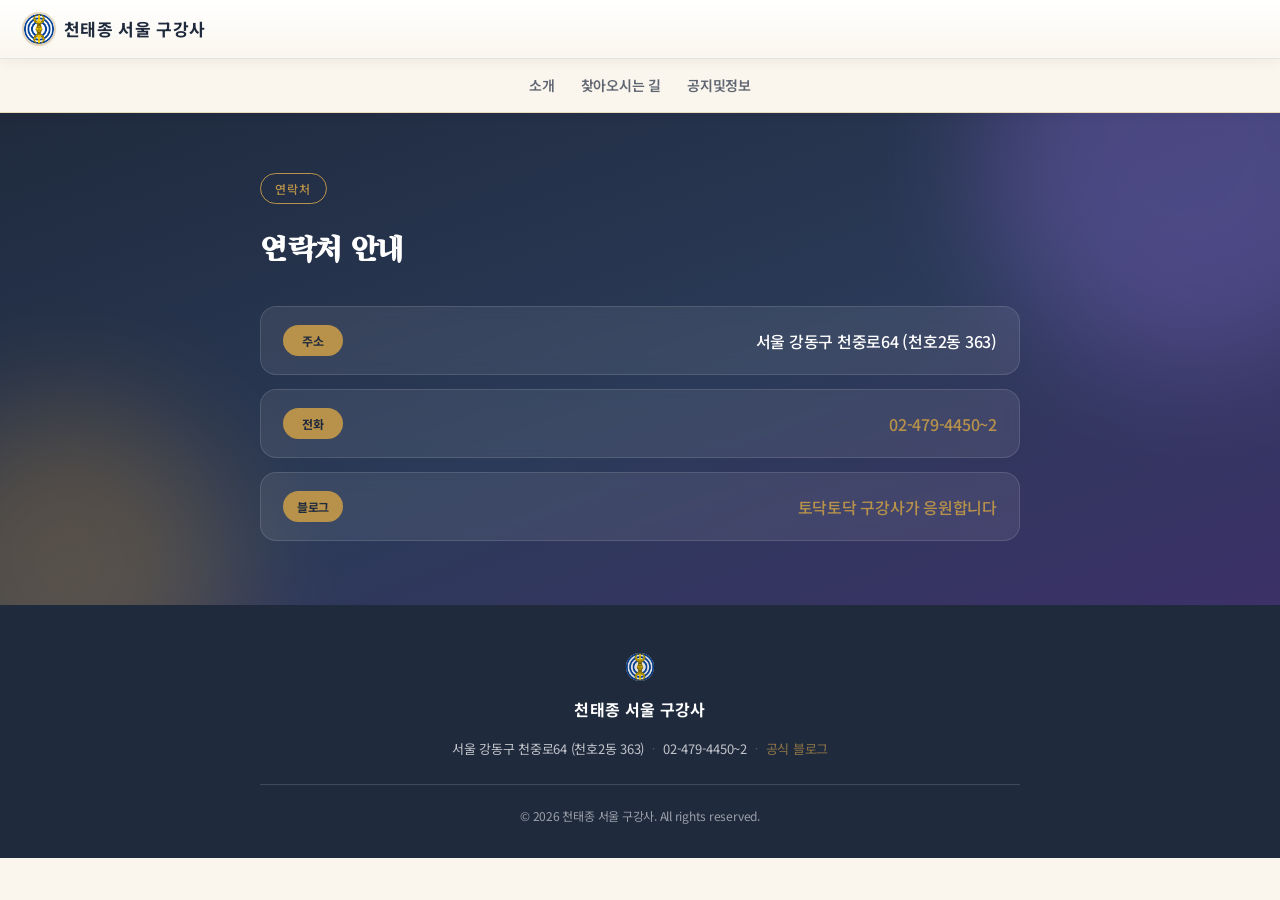
<file: contact.html>
<!DOCTYPE html>
<html lang="ko">
<head>
<meta charset="UTF-8">
<meta name="viewport" content="width=device-width, initial-scale=1.0">
<title>연락처 | 천태종 서울 구강사</title>
<meta name="description" content="천태종 서울 구강사 연락처 - 전화 02-479-4450~2, 서울 강동구 천중로64">
<link rel="canonical" href="https://sgugangsa.kr/contact.html">
<meta property="og:type" content="website">
<meta property="og:site_name" content="천태종 서울 구강사">
<meta property="og:title" content="연락처 | 천태종 서울 구강사">
<meta property="og:description" content="천태종 서울 구강사 연락처 - 전화 02-479-4450~2, 서울 강동구 천중로64">
<meta property="og:url" content="https://sgugangsa.kr/contact.html">
<meta property="og:image" content="https://sgugangsa.kr/img/a3.jpg">
<meta property="og:locale" content="ko_KR">
<meta name="twitter:card" content="summary_large_image">
<link rel="preconnect" href="https://fonts.googleapis.com">
<link rel="preconnect" href="https://fonts.gstatic.com" crossorigin>
<link href="https://fonts.googleapis.com/css2?family=Noto+Sans+KR:wght@300;400;500;700;800&family=Song+Myung&display=swap" rel="stylesheet">
<link rel="stylesheet" href="css/style.css?v=20260928b">
</head>
<body>

<div class="site-header">
<header class="topbar">
  <h1 class="brand-h1">
    <a href="index.html" class="brand">
      <span class="seal"><img src="img/ctg_jonggi.jpg" alt="천태종 종기" onerror="this.parentElement.style.display='none'"></span>
      천태종 서울 구강사
    </a>
  </h1>
  <button class="menu-toggle" id="menuToggle" aria-label="메뉴 열기" type="button">
    <span class="hamburger-bar"></span>
    <span class="hamburger-bar"></span>
    <span class="hamburger-bar"></span>
  </button>
</header>

<nav class="top-menu" aria-label="상단 메뉴">
  <div class="top-menu-inner">
    <a class="tm-link" href="intro.html">소개</a>
    <a class="tm-link" href="directions.html">찾아오시는 길</a>
    <div class="tm-group">
      <a class="tm-link tm-trigger" href="https://skgs.tistory.com" target="_blank" rel="noopener" aria-haspopup="true">공지및정보</a>
      <div class="tm-dropdown">
        <a href="https://skgs.tistory.com/category/%EA%B3%B5%EC%A7%80%EC%82%AC%ED%95%AD" target="_blank" rel="noopener">공지사항</a>
        <a href="https://skgs.tistory.com/category/%EA%B5%AC%EA%B0%95%EC%82%AC%EC%A0%95%EB%B3%B4" target="_blank" rel="noopener">구강사정보</a>
        <a href="https://skgs.tistory.com/category/%EC%A0%95%EA%B8%B0%EB%B2%95%EB%AC%B8" target="_blank" rel="noopener">정기법문</a>
        <a href="https://skgs.tistory.com/category/%EB%B6%88%EA%B5%90%20%EC%9D%B4%EC%95%BC%EA%B8%B0" target="_blank" rel="noopener">불교이야기</a>
      </div>
    </div>
  </div>
</nav>
</div>

<div class="mobile-menu-overlay" id="mobileMenuOverlay" role="dialog" aria-modal="true" aria-label="모바일 메뉴">
  <button class="mobile-menu-close" id="mobileMenuClose" aria-label="메뉴 닫기">&#x2715;</button>
  <nav class="mobile-nav-links">
    <a href="intro.html">소개</a>
    <a href="directions.html">찾아오시는 길</a>
    <a href="schedule.html">법회 일정</a>
    <a href="contact.html" class="active">연락처</a>
  </nav>
</div>

<main class="page-main">
  <section class="contact-block reveal-on-scroll" style="max-width:100%; padding:64px 24px;">
    <div style="max-width:760px; margin:0 auto;">
      <span class="section-label">연락처</span>
      <h2 class="section-title">연락처 안내</h2>
      <div class="contact-grid">
        <div class="contact-item">
          <span class="label">주소</span>
          <span class="value">서울 강동구 천중로64 (천호2동 363)</span>
        </div>
        <div class="contact-item">
          <span class="label">전화</span>
          <a class="value" href="tel:024794450">02-479-4450~2</a>
        </div>
        <div class="contact-item">
          <span class="label">블로그</span>
          <a class="value" href="https://blog.naver.com/egoogangsa" target="_blank" rel="noopener">토닥토닥 구강사가 응원합니다</a>
        </div>
      </div>
    </div>
  </section>
</main>

<footer>
  <div class="footer-inner">
    <div class="footer-seal"><img src="img/ctg_jonggi.jpg" alt="천태종 종기" onerror="this.parentElement.style.display='none'"></div>
    <p class="footer-name">천태종 서울 구강사</p>
    <p class="footer-info">
      <span>서울 강동구 천중로64 (천호2동 363)</span>
      <span class="footer-sep">·</span>
      <a href="tel:024794450">02-479-4450~2</a>
      <span class="footer-sep">·</span>
      <a href="https://blog.naver.com/egoogangsa" target="_blank" rel="noopener" class="footer-blog">공식 블로그</a>
    </p>
    <hr class="footer-line">
    <p class="footer-copy">© 2026 천태종 서울 구강사. All rights reserved.</p>
  </div>
</footer>

<script src="js/main.js?v=20260928"></script>
</body>
</html>
</file>
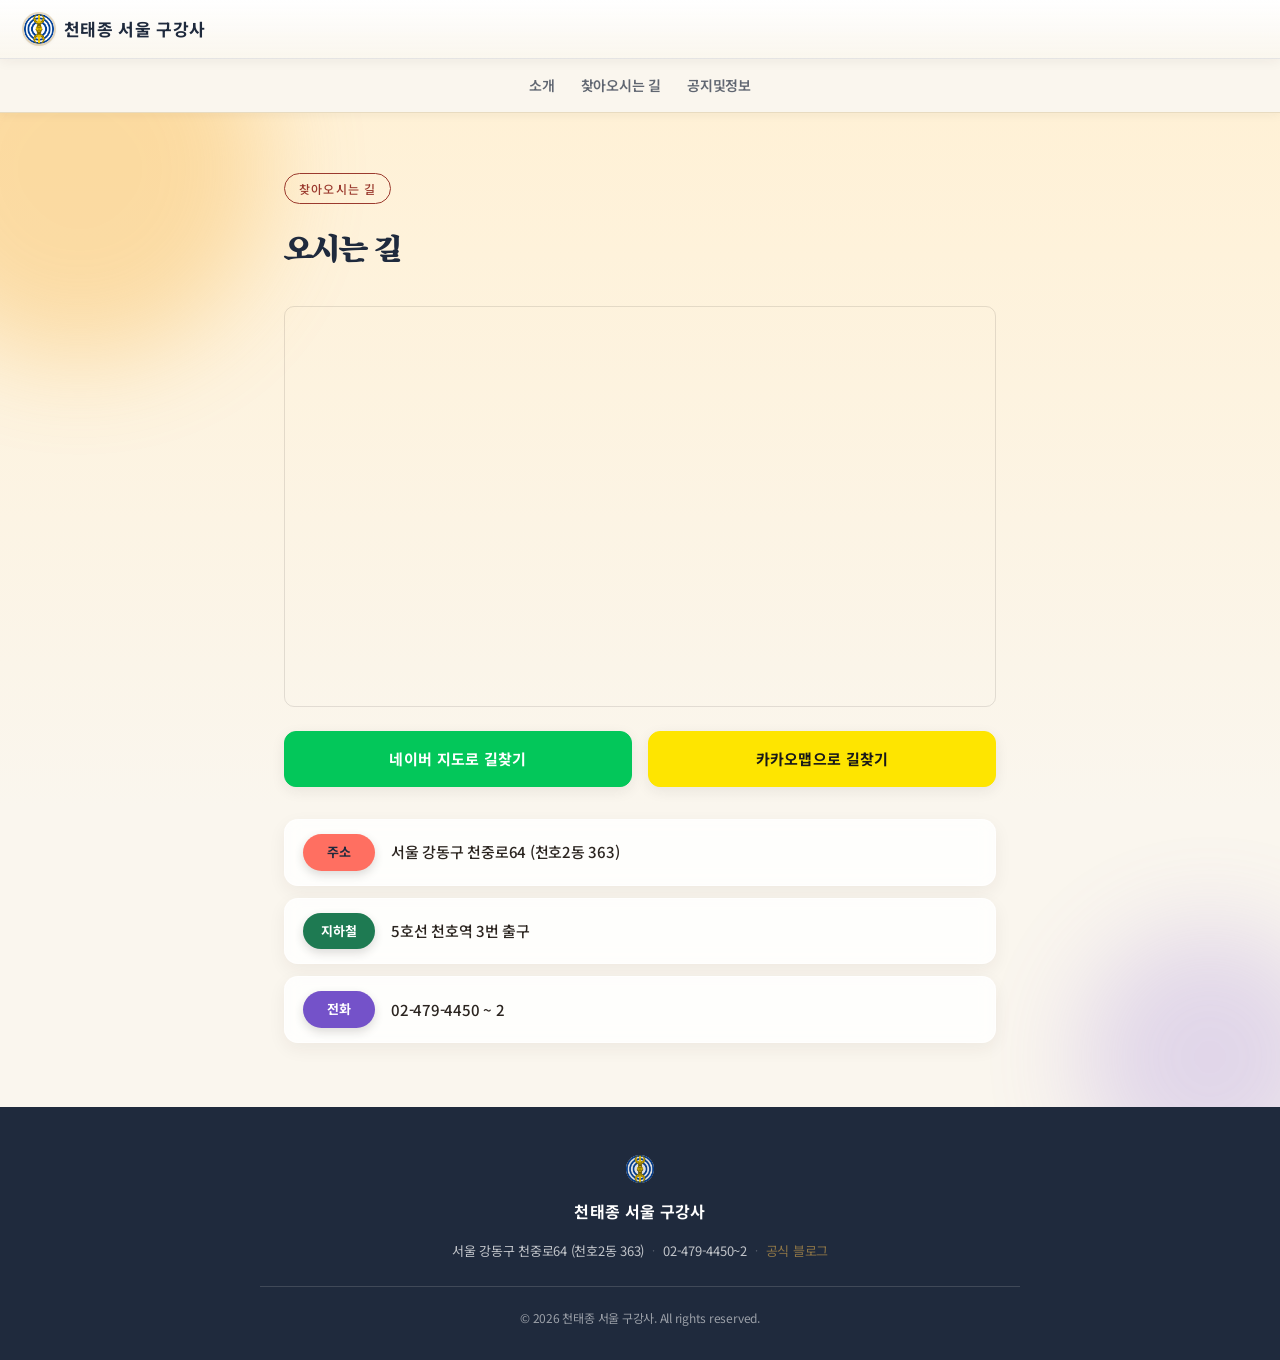
<file: directions.html>
<!DOCTYPE html>
<html lang="ko">
<head>
<meta charset="UTF-8">
<meta name="viewport" content="width=device-width, initial-scale=1.0">
<title>찾아오시는 길 | 천태종 서울 구강사</title>
<meta name="description" content="천태종 서울 구강사 오시는 길 - 서울 강동구 천중로64, 5호선 천호역 3번 출구">
<link rel="canonical" href="https://sgugangsa.kr/directions.html">
<meta property="og:type" content="website">
<meta property="og:site_name" content="천태종 서울 구강사">
<meta property="og:title" content="찾아오시는 길 | 천태종 서울 구강사">
<meta property="og:description" content="천태종 서울 구강사 오시는 길 - 서울 강동구 천중로64, 5호선 천호역 3번 출구">
<meta property="og:url" content="https://sgugangsa.kr/directions.html">
<meta property="og:image" content="https://sgugangsa.kr/img/a3.jpg">
<meta property="og:locale" content="ko_KR">
<meta name="twitter:card" content="summary_large_image">
<link rel="preconnect" href="https://fonts.googleapis.com">
<link rel="preconnect" href="https://fonts.gstatic.com" crossorigin>
<link href="https://fonts.googleapis.com/css2?family=Noto+Sans+KR:wght@300;400;500;700;800&family=Song+Myung&display=swap" rel="stylesheet">
<link rel="stylesheet" href="css/style.css?v=20260928b">
</head>
<body>

<div class="site-header">
<header class="topbar">
  <h1 class="brand-h1">
    <a href="index.html" class="brand">
      <span class="seal"><img src="img/ctg_jonggi.jpg" alt="천태종 종기" onerror="this.parentElement.style.display='none'"></span>
      천태종 서울 구강사
    </a>
  </h1>
  <button class="menu-toggle" id="menuToggle" aria-label="메뉴 열기" type="button">
    <span class="hamburger-bar"></span>
    <span class="hamburger-bar"></span>
    <span class="hamburger-bar"></span>
  </button>
</header>

<nav class="top-menu" aria-label="상단 메뉴">
  <div class="top-menu-inner">
    <a class="tm-link" href="intro.html">소개</a>
    <a class="tm-link" href="directions.html">찾아오시는 길</a>
    <div class="tm-group">
      <a class="tm-link tm-trigger" href="https://skgs.tistory.com" target="_blank" rel="noopener" aria-haspopup="true">공지및정보</a>
      <div class="tm-dropdown">
        <a href="https://skgs.tistory.com/category/%EA%B3%B5%EC%A7%80%EC%82%AC%ED%95%AD" target="_blank" rel="noopener">공지사항</a>
        <a href="https://skgs.tistory.com/category/%EA%B5%AC%EA%B0%95%EC%82%AC%EC%A0%95%EB%B3%B4" target="_blank" rel="noopener">구강사정보</a>
        <a href="https://skgs.tistory.com/category/%EC%A0%95%EA%B8%B0%EB%B2%95%EB%AC%B8" target="_blank" rel="noopener">정기법문</a>
        <a href="https://skgs.tistory.com/category/%EB%B6%88%EA%B5%90%20%EC%9D%B4%EC%95%BC%EA%B8%B0" target="_blank" rel="noopener">불교이야기</a>
      </div>
    </div>
  </div>
</nav>
</div>

<div class="mobile-menu-overlay" id="mobileMenuOverlay" role="dialog" aria-modal="true" aria-label="모바일 메뉴">
  <button class="mobile-menu-close" id="mobileMenuClose" aria-label="메뉴 닫기">&#x2715;</button>
  <nav class="mobile-nav-links">
    <a href="intro.html">소개</a>
    <a href="directions.html" class="active">찾아오시는 길</a>
    <a href="schedule.html">법회 일정</a>
    <a href="contact.html">연락처</a>
  </nav>
</div>

<main class="page-main">
  <div class="page-band page-band--sun">
  <section class="reveal-on-scroll">
    <span class="section-label">찾아오시는 길</span>
    <h2 class="section-title">오시는 길</h2>

    <div class="map-frame">
      <iframe
        src="https://maps.google.com/maps?q=%EC%84%9C%EC%9A%B8%20%EA%B0%95%EB%8F%99%EA%B5%AC%20%EC%B2%9C%EC%A4%91%EB%A1%9C64&t=&z=16&ie=UTF8&iwloc=&output=embed"
        loading="lazy" allowfullscreen></iframe>
    </div>

    <div class="map-links">
      <a href="https://map.naver.com/v5/search/%EC%84%9C%EC%9A%B8%20%EA%B0%95%EB%8F%99%EA%B5%AC%20%EC%B2%9C%EC%A4%91%EB%A1%9C64" target="_blank" rel="noopener" class="map-btn naver-map">네이버 지도로 길찾기</a>
      <a href="https://map.kakao.com/?q=%EC%84%9C%EC%9A%B8%20%EA%B0%95%EB%8F%99%EA%B5%AC%20%EC%B2%9C%EC%A4%91%EB%A1%9C64" target="_blank" rel="noopener" class="map-btn kakao-map">카카오맵으로 길찾기</a>
    </div>

    <div class="info-rows">
      <div class="info-row">
        <span class="info-chip">주소</span>
        <span class="info-val">서울 강동구 천중로64 (천호2동 363)</span>
      </div>
      <div class="info-row">
        <span class="info-chip">지하철</span>
        <span class="info-val">5호선 천호역 3번 출구</span>
      </div>
      <div class="info-row">
        <span class="info-chip">전화</span>
        <span class="info-val">02-479-4450 ~ 2</span>
      </div>
    </div>
  </section>
  </div>
</main>

<footer>
  <div class="footer-inner">
    <div class="footer-seal"><img src="img/ctg_jonggi.jpg" alt="천태종 종기" onerror="this.parentElement.style.display='none'"></div>
    <p class="footer-name">천태종 서울 구강사</p>
    <p class="footer-info">
      <span>서울 강동구 천중로64 (천호2동 363)</span>
      <span class="footer-sep">·</span>
      <a href="tel:024794450">02-479-4450~2</a>
      <span class="footer-sep">·</span>
      <a href="https://blog.naver.com/egoogangsa" target="_blank" rel="noopener" class="footer-blog">공식 블로그</a>
    </p>
    <hr class="footer-line">
    <p class="footer-copy">© 2026 천태종 서울 구강사. All rights reserved.</p>
  </div>
</footer>

<script src="js/main.js?v=20260928"></script>
</body>
</html>
</file>
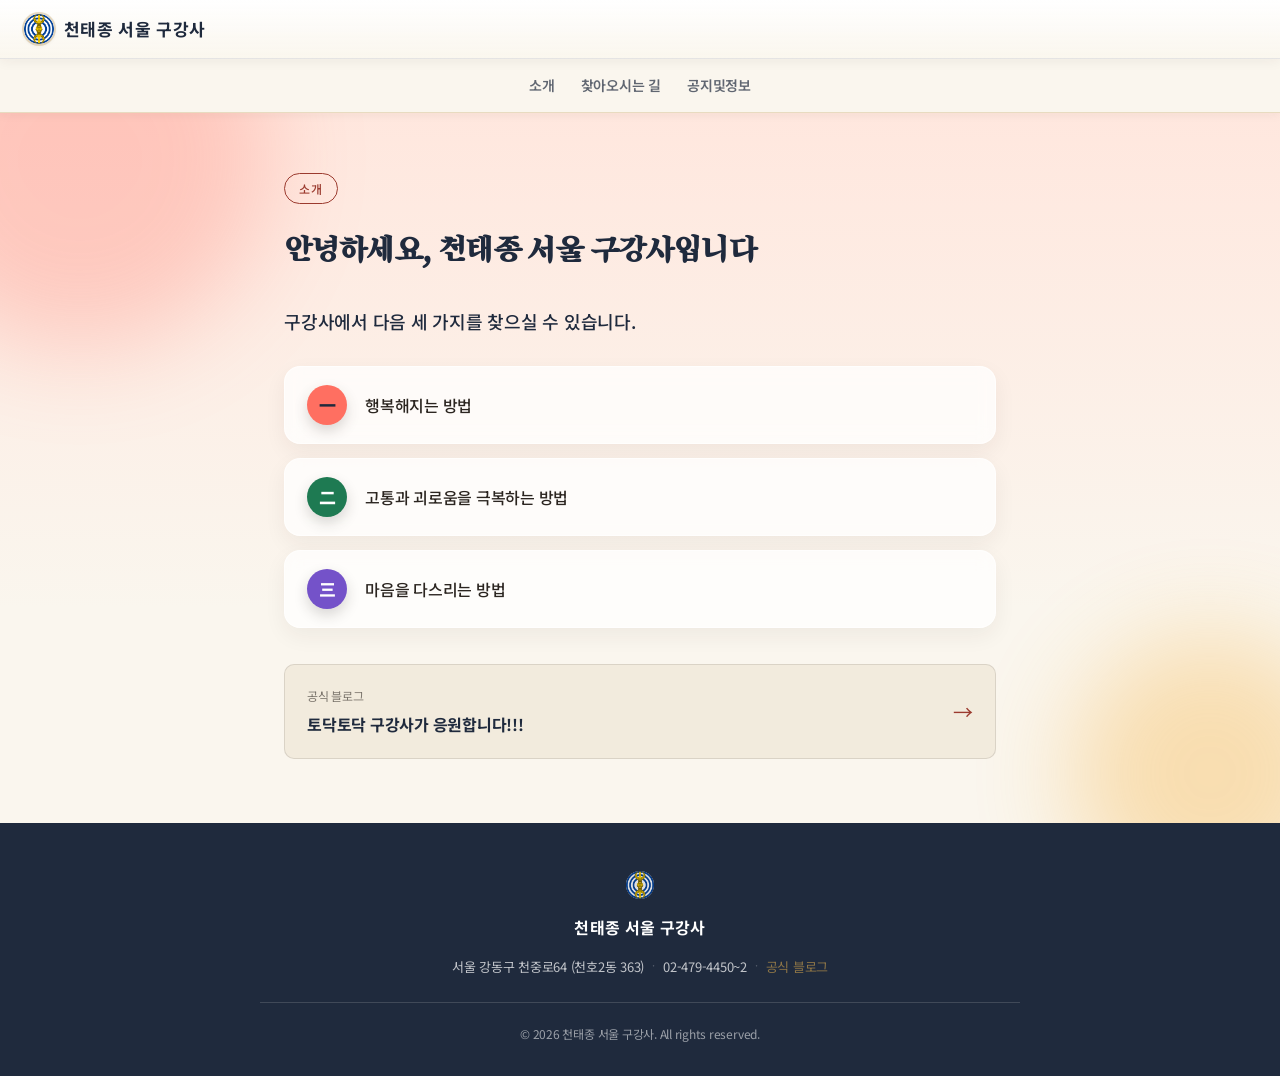
<file: intro.html>
<!DOCTYPE html>
<html lang="ko">
<head>
<meta charset="UTF-8">
<meta name="viewport" content="width=device-width, initial-scale=1.0">
<title>소개 | 천태종 서울 구강사</title>
<meta name="description" content="천태종 서울 구강사 소개 - 행복해지는 방법, 고통과 괴로움 극복, 마음 다스림">
<link rel="canonical" href="https://sgugangsa.kr/intro.html">
<meta property="og:type" content="website">
<meta property="og:site_name" content="천태종 서울 구강사">
<meta property="og:title" content="소개 | 천태종 서울 구강사">
<meta property="og:description" content="천태종 서울 구강사 소개 - 행복해지는 방법, 고통과 괴로움 극복, 마음 다스림">
<meta property="og:url" content="https://sgugangsa.kr/intro.html">
<meta property="og:image" content="https://sgugangsa.kr/img/a3.jpg">
<meta property="og:locale" content="ko_KR">
<meta name="twitter:card" content="summary_large_image">
<link rel="preconnect" href="https://fonts.googleapis.com">
<link rel="preconnect" href="https://fonts.gstatic.com" crossorigin>
<link href="https://fonts.googleapis.com/css2?family=Noto+Sans+KR:wght@300;400;500;700;800&family=Song+Myung&display=swap" rel="stylesheet">
<link rel="stylesheet" href="css/style.css?v=20260928b">
</head>
<body>

<div class="site-header">
<header class="topbar">
  <h1 class="brand-h1">
    <a href="index.html" class="brand">
      <span class="seal"><img src="img/ctg_jonggi.jpg" alt="천태종 종기" onerror="this.parentElement.style.display='none'"></span>
      천태종 서울 구강사
    </a>
  </h1>
  <button class="menu-toggle" id="menuToggle" aria-label="메뉴 열기" type="button">
    <span class="hamburger-bar"></span>
    <span class="hamburger-bar"></span>
    <span class="hamburger-bar"></span>
  </button>
</header>

<nav class="top-menu" aria-label="상단 메뉴">
  <div class="top-menu-inner">
    <a class="tm-link" href="intro.html">소개</a>
    <a class="tm-link" href="directions.html">찾아오시는 길</a>
    <div class="tm-group">
      <a class="tm-link tm-trigger" href="https://skgs.tistory.com" target="_blank" rel="noopener" aria-haspopup="true">공지및정보</a>
      <div class="tm-dropdown">
        <a href="https://skgs.tistory.com/category/%EA%B3%B5%EC%A7%80%EC%82%AC%ED%95%AD" target="_blank" rel="noopener">공지사항</a>
        <a href="https://skgs.tistory.com/category/%EA%B5%AC%EA%B0%95%EC%82%AC%EC%A0%95%EB%B3%B4" target="_blank" rel="noopener">구강사정보</a>
        <a href="https://skgs.tistory.com/category/%EC%A0%95%EA%B8%B0%EB%B2%95%EB%AC%B8" target="_blank" rel="noopener">정기법문</a>
        <a href="https://skgs.tistory.com/category/%EB%B6%88%EA%B5%90%20%EC%9D%B4%EC%95%BC%EA%B8%B0" target="_blank" rel="noopener">불교이야기</a>
      </div>
    </div>
  </div>
</nav>
</div>

<div class="mobile-menu-overlay" id="mobileMenuOverlay" role="dialog" aria-modal="true" aria-label="모바일 메뉴">
  <button class="mobile-menu-close" id="mobileMenuClose" aria-label="메뉴 닫기">&#x2715;</button>
  <nav class="mobile-nav-links">
    <a href="intro.html">소개</a>
    <a href="directions.html">찾아오시는 길</a>
    <a href="schedule.html">법회 일정</a>
    <a href="contact.html">연락처</a>
  </nav>
</div>

<main class="page-main">
  <div class="page-band page-band--peach">
  <section class="reveal-on-scroll">
    <span class="section-label">소개</span>
    <h2 class="section-title">안녕하세요, 천태종 서울 구강사입니다</h2>
    <p class="intro-lead">구강사에서 다음 세 가지를 찾으실 수 있습니다.</p>

    <ul class="virtue-list">
      <li>
        <span class="virtue-num">一</span>
        <span class="virtue-text">행복해지는 방법</span>
      </li>
      <li>
        <span class="virtue-num">二</span>
        <span class="virtue-text">고통과 괴로움을 극복하는 방법</span>
      </li>
      <li>
        <span class="virtue-num">三</span>
        <span class="virtue-text">마음을 다스리는 방법</span>
      </li>
    </ul>

    <a class="blog-card" href="https://blog.naver.com/egoogangsa" target="_blank" rel="noopener">
      <div>
        <div class="blog-card-label">공식 블로그</div>
        <div class="blog-card-name">토닥토닥 구강사가 응원합니다!!!</div>
      </div>
      <div class="blog-card-arrow">→</div>
    </a>
  </section>
  </div>
</main>

<footer>
  <div class="footer-inner">
    <div class="footer-seal"><img src="img/ctg_jonggi.jpg" alt="천태종 종기" onerror="this.parentElement.style.display='none'"></div>
    <p class="footer-name">천태종 서울 구강사</p>
    <p class="footer-info">
      <span>서울 강동구 천중로64 (천호2동 363)</span>
      <span class="footer-sep">·</span>
      <a href="tel:024794450">02-479-4450~2</a>
      <span class="footer-sep">·</span>
      <a href="https://blog.naver.com/egoogangsa" target="_blank" rel="noopener" class="footer-blog">공식 블로그</a>
    </p>
    <hr class="footer-line">
    <p class="footer-copy">© 2026 천태종 서울 구강사. All rights reserved.</p>
  </div>
</footer>

<script src="js/main.js?v=20260928"></script>
</body>
</html>
</file>
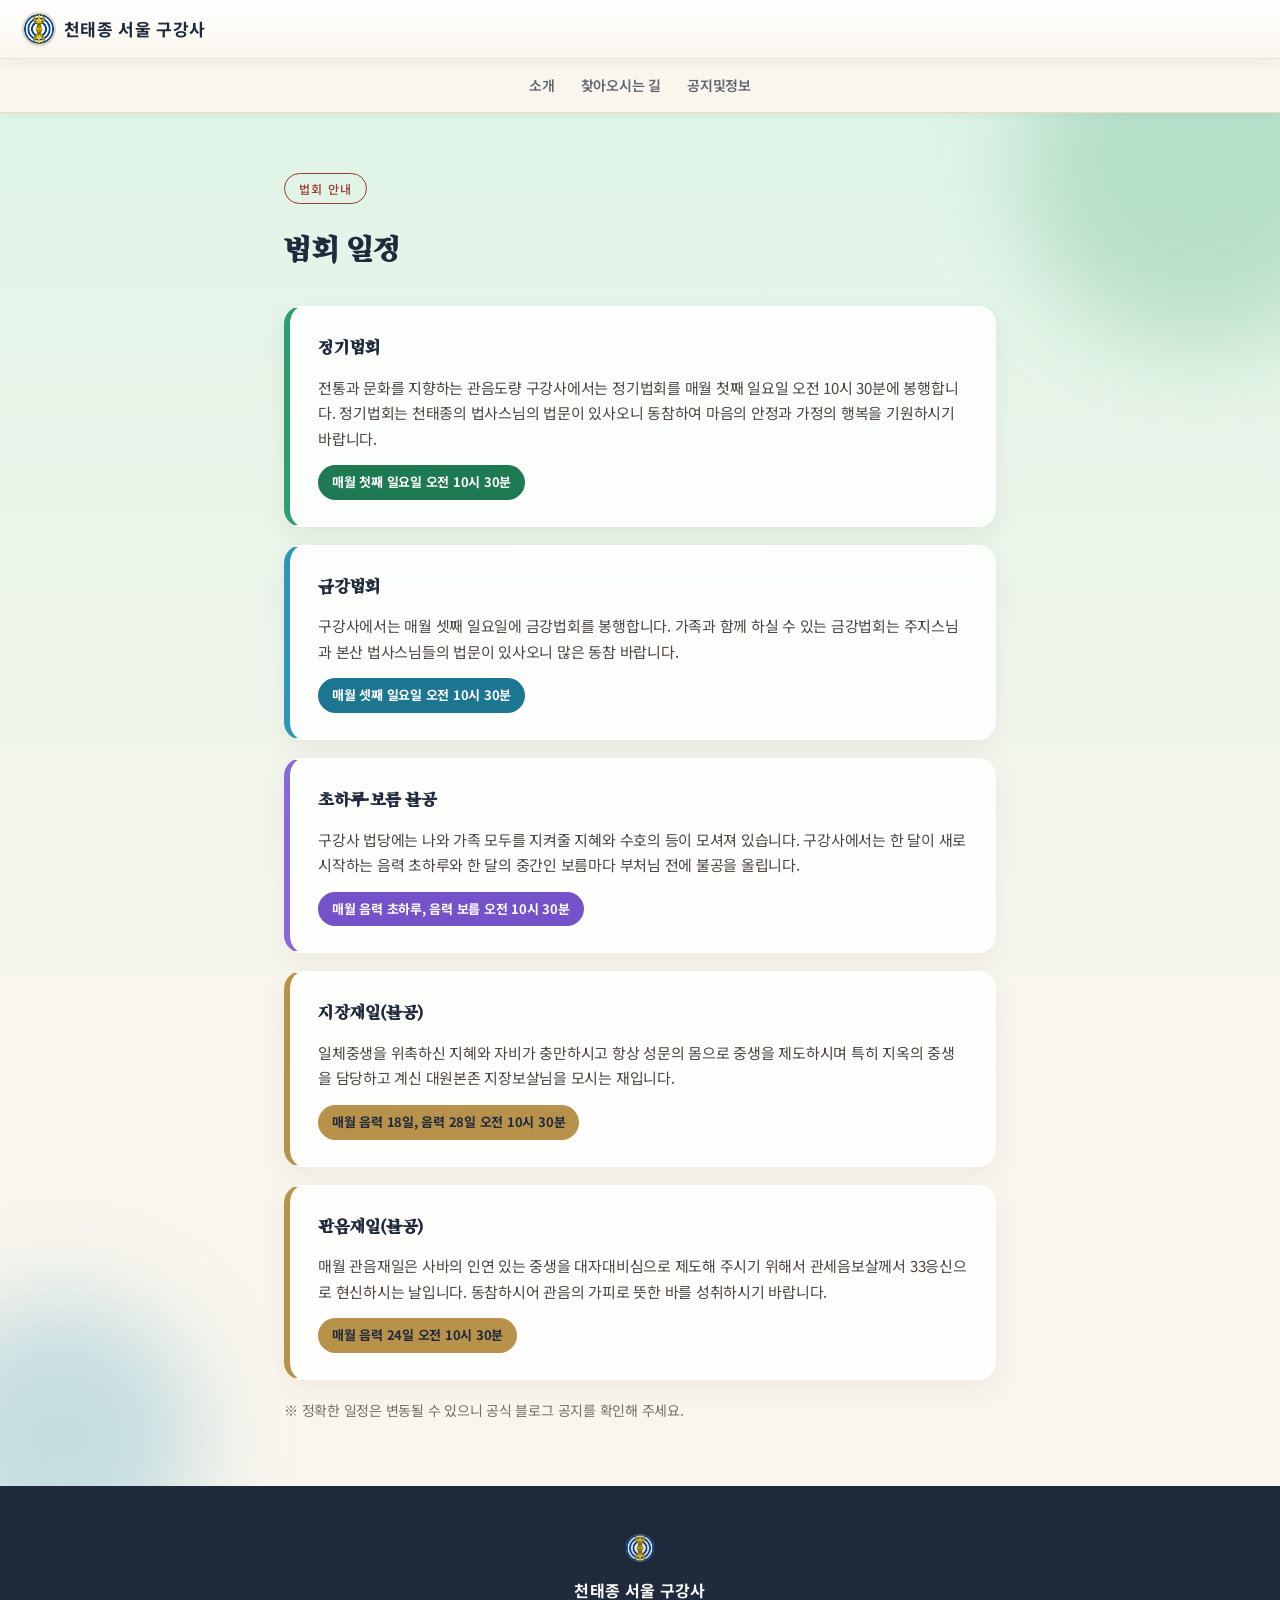
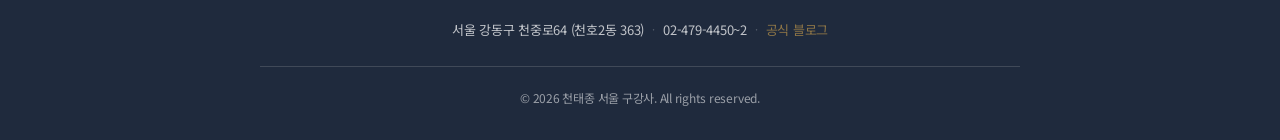
<file: schedule.html>
<!DOCTYPE html>
<html lang="ko">
<head>
<meta charset="UTF-8">
<meta name="viewport" content="width=device-width, initial-scale=1.0">
<title>법회 일정 | 천태종 서울 구강사</title>
<meta name="description" content="천태종 서울 구강사 법회 일정 - 정기 법회, 관음재일 안내">
<link rel="canonical" href="https://sgugangsa.kr/schedule.html">
<meta property="og:type" content="website">
<meta property="og:site_name" content="천태종 서울 구강사">
<meta property="og:title" content="법회 일정 | 천태종 서울 구강사">
<meta property="og:description" content="천태종 서울 구강사 법회 일정 - 정기 법회, 관음재일 안내">
<meta property="og:url" content="https://sgugangsa.kr/schedule.html">
<meta property="og:image" content="https://sgugangsa.kr/img/a3.jpg">
<meta property="og:locale" content="ko_KR">
<meta name="twitter:card" content="summary_large_image">
<link rel="preconnect" href="https://fonts.googleapis.com">
<link rel="preconnect" href="https://fonts.gstatic.com" crossorigin>
<link href="https://fonts.googleapis.com/css2?family=Noto+Sans+KR:wght@300;400;500;700;800&family=Song+Myung&display=swap" rel="stylesheet">
<link rel="stylesheet" href="css/style.css?v=20260928b">
</head>
<body>

<div class="site-header">
<header class="topbar">
  <h1 class="brand-h1">
    <a href="index.html" class="brand">
      <span class="seal"><img src="img/ctg_jonggi.jpg" alt="천태종 종기" onerror="this.parentElement.style.display='none'"></span>
      천태종 서울 구강사
    </a>
  </h1>
  <button class="menu-toggle" id="menuToggle" aria-label="메뉴 열기" type="button">
    <span class="hamburger-bar"></span>
    <span class="hamburger-bar"></span>
    <span class="hamburger-bar"></span>
  </button>
</header>

<nav class="top-menu" aria-label="상단 메뉴">
  <div class="top-menu-inner">
    <a class="tm-link" href="intro.html">소개</a>
    <a class="tm-link" href="directions.html">찾아오시는 길</a>
    <div class="tm-group">
      <a class="tm-link tm-trigger" href="https://skgs.tistory.com" target="_blank" rel="noopener" aria-haspopup="true">공지및정보</a>
      <div class="tm-dropdown">
        <a href="https://skgs.tistory.com/category/%EA%B3%B5%EC%A7%80%EC%82%AC%ED%95%AD" target="_blank" rel="noopener">공지사항</a>
        <a href="https://skgs.tistory.com/category/%EA%B5%AC%EA%B0%95%EC%82%AC%EC%A0%95%EB%B3%B4" target="_blank" rel="noopener">구강사정보</a>
        <a href="https://skgs.tistory.com/category/%EC%A0%95%EA%B8%B0%EB%B2%95%EB%AC%B8" target="_blank" rel="noopener">정기법문</a>
        <a href="https://skgs.tistory.com/category/%EB%B6%88%EA%B5%90%20%EC%9D%B4%EC%95%BC%EA%B8%B0" target="_blank" rel="noopener">불교이야기</a>
      </div>
    </div>
  </div>
</nav>
</div>

<div class="mobile-menu-overlay" id="mobileMenuOverlay" role="dialog" aria-modal="true" aria-label="모바일 메뉴">
  <button class="mobile-menu-close" id="mobileMenuClose" aria-label="메뉴 닫기">&#x2715;</button>
  <nav class="mobile-nav-links">
    <a href="intro.html">소개</a>
    <a href="directions.html">찾아오시는 길</a>
    <a href="schedule.html" class="active">법회 일정</a>
    <a href="contact.html">연락처</a>
  </nav>
</div>

<main class="page-main">
  <div class="page-band page-band--sage">
  <section class="reveal-on-scroll">
    <span class="section-label">법회 안내</span>
    <h2 class="section-title">법회 일정</h2>
    <div class="schedule-card">
      <h3 class="schedule-card-title">정기법회</h3>
      <p class="schedule-card-desc">전통과 문화를 지향하는 관음도량 구강사에서는 정기법회를 매월 첫째 일요일 오전 10시 30분에 봉행합니다. 정기법회는 천태종의 법사스님의 법문이 있사오니 동참하여 마음의 안정과 가정의 행복을 기원하시기 바랍니다.</p>
      <p class="schedule-card-time">매월 첫째 일요일 오전 10시 30분</p>
    </div>

    <div class="schedule-card">
      <h3 class="schedule-card-title">금강법회</h3>
      <p class="schedule-card-desc">구강사에서는 매월 셋째 일요일에 금강법회를 봉행합니다. 가족과 함께 하실 수 있는 금강법회는 주지스님과 본산 법사스님들의 법문이 있사오니 많은 동참 바랍니다.</p>
      <p class="schedule-card-time">매월 셋째 일요일 오전 10시 30분</p>
    </div>

    <div class="schedule-card">
      <h3 class="schedule-card-title">초하루·보름 불공</h3>
      <p class="schedule-card-desc">구강사 법당에는 나와 가족 모두를 지켜줄 지혜와 수호의 등이 모셔져 있습니다. 구강사에서는 한 달이 새로 시작하는 음력 초하루와 한 달의 중간인 보름마다 부처님 전에 불공을 올립니다.</p>
      <p class="schedule-card-time">매월 음력 초하루, 음력 보름 오전 10시 30분</p>
    </div>

    <div class="schedule-card">
      <h3 class="schedule-card-title">지장재일(불공)</h3>
      <p class="schedule-card-desc">일체중생을 위촉하신 지혜와 자비가 충만하시고 항상 성문의 몸으로 중생을 제도하시며 특히 지옥의 중생을 담당하고 계신 대원본존 지장보살님을 모시는 재입니다.</p>
      <p class="schedule-card-time">매월 음력 18일, 음력 28일 오전 10시 30분</p>
    </div>

    <div class="schedule-card">
      <h3 class="schedule-card-title">관음재일(불공)</h3>
      <p class="schedule-card-desc">매월 관음재일은 사바의 인연 있는 중생을 대자대비심으로 제도해 주시기 위해서 관세음보살께서 33응신으로 현신하시는 날입니다. 동참하시어 관음의 가피로 뜻한 바를 성취하시기 바랍니다.</p>
      <p class="schedule-card-time">매월 음력 24일 오전 10시 30분</p>
    </div>
    <p style="margin-top:18px; font-size:14px; opacity:0.65;">※ 정확한 일정은 변동될 수 있으니 공식 블로그 공지를 확인해 주세요.</p>
  </section>
  </div>
</main>

<footer>
  <div class="footer-inner">
    <div class="footer-seal"><img src="img/ctg_jonggi.jpg" alt="천태종 종기" onerror="this.parentElement.style.display='none'"></div>
    <p class="footer-name">천태종 서울 구강사</p>
    <p class="footer-info">
      <span>서울 강동구 천중로64 (천호2동 363)</span>
      <span class="footer-sep">·</span>
      <a href="tel:024794450">02-479-4450~2</a>
      <span class="footer-sep">·</span>
      <a href="https://blog.naver.com/egoogangsa" target="_blank" rel="noopener" class="footer-blog">공식 블로그</a>
    </p>
    <hr class="footer-line">
    <p class="footer-copy">© 2026 천태종 서울 구강사. All rights reserved.</p>
  </div>
</footer>

<script src="js/main.js?v=20260928"></script>
</body>
</html>
</file>
<file: css/style.css>
:root{
  --ink:#2B2520;
  --indigo:#1F2A3D;
  --hanji:#F2EBDD;
  --hanji-light:#FAF6EE;
  --dancheong-red:#9B3A2E;
  --gold:#B8924A;
  --line: rgba(43,37,32,0.12);

  /* Pastel accent palette (warm pastel modern) */
  --peach:#FF6F61;      --peach-soft:#FFE7DE;
  --sun:#F5A623;         --sun-soft:#FFF1D6;
  --sage:#2E9E6C;         --sage-soft:#DFF4E7;
  --sky:#2E97B8;          --sky-soft:#DEF3F8;
  --lilac:#8867D8;        --lilac-soft:#ECE6FA;

  /* Deep variants for solid text-on-fill contexts (WCAG AA contrast w/ white text) */
  --sage-deep:#1E7A52;
  --sky-deep:#1D7691;
  --lilac-deep:#7452C9;
}
*{box-sizing:border-box; margin:0; padding:0;}
html{scroll-behavior:smooth;}
body{
  font-family:'Noto Sans KR', sans-serif;
  background:var(--hanji-light);
  color:var(--ink);
  line-height:1.75;
  letter-spacing:-0.015em;
  -webkit-font-smoothing:antialiased;
}
h1,h2,h3{
  font-family:'Song Myung', 'Noto Serif KR', serif;
  font-weight:500;
}
.brand-h1{
  margin:0; padding:0;
  font-size:inherit; font-weight:inherit;
  line-height:inherit;
}

a{color:inherit; text-decoration:none;}

/* ===== Header / Seal ===== */
.site-header{
  position:fixed; top:0; left:0; right:0; z-index:100;
}
.topbar{
  display:flex; align-items:center; justify-content:space-between;
  padding:14px 24px;
  background:linear-gradient(180deg, rgba(255,255,255,0.97) 0%, rgba(250,246,238,0.93) 100%);
  backdrop-filter:blur(8px);
  border-bottom:1px solid var(--line);
  box-shadow:0 2px 12px rgba(43,37,32,0.06);
}
.brand{
  display:flex; align-items:center; gap:10px;
  font-family:'Noto Sans KR', sans-serif;
  font-weight:700; font-size:17px;
  color:var(--indigo);
  letter-spacing:0.02em;
}
.seal{
  width:30px; height:30px;
  flex-shrink:0;
  border-radius:50%;
  overflow:hidden;
  box-shadow:0 0 0 2px rgba(184,146,74,0.3), 0 1px 4px rgba(43,37,32,0.12);
}
.seal img{width:100%; height:100%; object-fit:contain;}

/* ===== Top Menu (소개 / 찾아오시는 길 / 법회 일정 / 연락처 / 공지및정보 드롭다운) ===== */
.top-menu{
  background:var(--hanji-light);
  border-bottom:1px solid rgba(184,146,74,0.28);
  box-shadow:0 2px 10px rgba(43,37,32,0.05);
}
.top-menu-inner{
  max-width:1100px;
  margin:0 auto;
  display:flex;
  align-items:center;
  justify-content:center;
  gap:26px;
  padding:10px 16px;
}
.tm-link{
  position:relative; display:inline-block; padding:4px 0;
  font-size:14px; font-weight:600;
  color:var(--indigo); opacity:0.7;
  white-space:nowrap;
  transition:opacity .2s;
}
.tm-link::after{
  content:'';
  position:absolute; bottom:0; left:0;
  width:0; height:2px;
  background:var(--dancheong-red);
  transition:width .25s ease;
  border-radius:1px;
}
.tm-link:hover,
.tm-group:hover .tm-trigger,
.tm-group:focus-within .tm-trigger{ opacity:1; }
.tm-link:hover::after,
.tm-group:hover .tm-trigger::after,
.tm-group:focus-within .tm-trigger::after{ width:100%; }

.tm-group{ position:relative; }
.tm-dropdown{
  display:none;
  position:absolute; top:100%; left:0;
  background:#FAF6EE;
  border:1px solid rgba(43,37,32,0.12);
  border-radius:8px;
  box-shadow:0 8px 24px rgba(0,0,0,0.1);
  min-width:140px;
  padding:8px 0;
  z-index:60;
}
.tm-group:hover .tm-dropdown,
.tm-group:focus-within .tm-dropdown{ display:block; }
.tm-dropdown a{
  display:block; padding:10px 18px;
  font-size:14px; color:#2B2520; text-decoration:none;
  white-space:nowrap;
}
.tm-dropdown a:hover{ background:#F2EBDD; color:#9B3A2E; }
@media (max-width:640px){
  .top-menu-inner{ gap:14px; padding:10px 12px; }
  .tm-link{ font-size:12.5px; }
  /* 모바일: 드롭다운 없이 '공지및정보' 클릭 시 블로그로 바로 이동 */
  .tm-group:hover .tm-dropdown,
  .tm-group:focus-within .tm-dropdown{ display:none; }
}
@media (max-width:360px){
  .top-menu-inner{ gap:9px; padding:10px 8px; }
  .tm-link{ font-size:11px; }
}

/* ===== Hero Slideshow ===== */
.hero{
  position:relative;
  margin-top:0;
  width:100%;
  height:100vh;
  overflow:hidden;
  background:var(--indigo);
}
.slides{
  display:flex;
  height:100%;
  width:300%; /* 3 slides */
  animation: slide 15s linear infinite;
}
.slide{
  width:calc(100% / 3);
  height:100%;
  background-size:cover;
  background-position:center;
  position:relative;
  animation: kenburns 15s infinite alternate ease-in-out;
}
.slide-text{
  position:absolute; inset:0;
  z-index:2;
  display:flex;
  flex-direction:column;
  align-items:center;
  justify-content:center;
  padding:80px 32px 100px;
  text-align:center;
  gap:16px;
  background:linear-gradient(to top, rgba(0,0,0,0.6) 0%, rgba(0,0,0,0.2) 50%, rgba(0,0,0,0.05) 100%);
}
.slide-eyebrow{
  font-size:12px;
  letter-spacing:0.3em;
  color:var(--gold);
  font-weight:700;
  text-transform:uppercase;
  text-shadow:0 0 20px rgba(0,0,0,0.9), 0 2px 12px rgba(0,0,0,0.95), 0 4px 6px rgba(0,0,0,0.8);
}
.slide-main{
  font-family:'Song Myung', serif;
  font-size:clamp(32px, 6vw, 68px);
  font-weight:500;
  color:#ffffff;
  letter-spacing:0.04em;
  line-height:1.35;
  text-shadow:0 0 30px rgba(0,0,0,0.95), 0 4px 28px rgba(0,0,0,0.9), 0 2px 8px rgba(0,0,0,0.85), 0 1px 3px rgba(0,0,0,1);
  word-break:keep-all;
  display:block;
}
.slide-accent{
  color:var(--gold);
  position:relative;
  display:inline-block;
  -webkit-text-fill-color:var(--gold);
}
.slide-sub{
  font-size:clamp(14px, 1.8vw, 18px);
  color:#ffffff;
  font-weight:300;
  letter-spacing:0.08em;
  text-shadow:0 0 20px rgba(0,0,0,0.95), 0 2px 14px rgba(0,0,0,0.9), 0 1px 4px rgba(0,0,0,0.85);
  margin-top:6px;
  word-break:keep-all;
}
.hero:hover .slides,
.hero:hover .slide {
  animation-play-state: paused;
}
@media(max-width:640px){
  .slide-main{ font-size:clamp(22px,7vw,34px); }
  .slide-text{ padding:60px 20px 80px; gap:10px; }
  .slide-eyebrow{ font-size:10px; letter-spacing:0.2em; }
  .slide-sub{ font-size:13px; letter-spacing:0.04em; }
}
@keyframes slide{
  /* 3 slides: 각 4.3s 정지(28.6%) + 0.7s 전환(4.7%) = 5.0s(33.3%) */
  0%     { transform:translateX(0); }
  28.6%  { transform:translateX(0);        animation-timing-function:cubic-bezier(0.65,0,0.35,1); }
  33.3%  { transform:translateX(-33.33%); }
  61.9%  { transform:translateX(-33.33%);  animation-timing-function:cubic-bezier(0.65,0,0.35,1); }
  66.6%  { transform:translateX(-66.67%); }
  95.2%  { transform:translateX(-66.67%);  animation-timing-function:cubic-bezier(0.65,0,0.35,1); }
  100%   { transform:translateX(0); }
}
@keyframes kenburns {
  0%   { transform:scale(1); }
  100% { transform:scale(1.08); }
}
@media (prefers-reduced-motion: reduce){
  .slides{animation:none;}
  .slide{animation:none;}
  .hfp-card{ animation:none !important; }
}
@media (prefers-reduced-motion: reduce){
  .slides{animation:none;}
  .hfp-card{ animation:none !important; }
}

/* ===== Hero Floating Panels ===== */
.hero-floating-panels{
  position:absolute;
  right:6%;
  top:50%;
  transform:translateY(-50%);
  z-index:10;
  display:flex;
  flex-direction:column;
  gap:12px;
}
@media(max-width:1024px){
  .hero-floating-panels{ display:none; }
}
.hfp-card{
  background:rgba(255,255,255,0.94);
  backdrop-filter:blur(10px);
  -webkit-backdrop-filter:blur(10px);
  border:1px solid rgba(255,255,255,0.6);
  border-left:5px solid var(--gold);
  border-radius:16px;
  box-shadow:0 16px 36px rgba(31,42,61,0.28);
  padding:16px 20px;
  color:var(--indigo);
  display:flex;
  flex-direction:column;
  gap:4px;
  min-width:170px;
  transition:transform .25s, box-shadow .25s;
}
.hfp-card:hover{ transform:translateY(-3px); box-shadow:0 20px 40px rgba(31,42,61,0.32); }
.hfp-card--1{ border-left-color:var(--peach); animation:hfpFadeIn .6s .1s ease both, hfpFloat 4.5s 1.5s ease-in-out infinite; }
.hfp-card--2{ border-left-color:var(--sage); animation:hfpFadeIn .6s .3s ease both, hfpFloat 5.0s 1.8s ease-in-out infinite; }
.hfp-card--3{ border-left-color:var(--lilac); animation:hfpFadeIn .6s .5s ease both, hfpFloat 4.2s 2.1s ease-in-out infinite; }
.hfp-card--1 .hfp-label{ color:var(--peach); }
.hfp-card--2 .hfp-label{ color:var(--sage); }
.hfp-card--3 .hfp-label{ color:var(--lilac); }
.hfp-label{
  font-size:10px;
  letter-spacing:0.16em;
  font-weight:700;
  text-transform:uppercase;
}
.hfp-value{
  font-size:17px;
  font-weight:700;
  color:var(--indigo);
  line-height:1.3;
  word-break:keep-all;
}
.hfp-desc{
  font-size:11px;
  color:var(--ink);
  opacity:0.6;
  letter-spacing:0.02em;
}
@keyframes hfpFadeIn{
  from{ opacity:0; transform:translateY(14px); }
  to{   opacity:1; transform:translateY(0); }
}
@keyframes hfpFloat{
  0%,100%{ transform:translateY(0); }
  50%{     transform:translateY(-5px); }
}

/* ===== Sections ===== */
section{
  max-width:760px;
  margin:0 auto;
  padding:64px 24px;
}
.section-label{
  display:inline-block;
  font-size:12px;
  letter-spacing:0.1em;
  color:var(--dancheong-red);
  border:1px solid var(--dancheong-red);
  border-radius:999px;
  padding:4px 14px;
  margin-bottom:18px;
  font-weight:500;
}
.section-title{
  font-size:clamp(23px, 3.6vw, 32px);
  font-weight:700;
  letter-spacing:-0.01em;
  color:var(--indigo);
  margin-bottom:28px;
}
.accent{ color:var(--dancheong-red); }

/* ===== Page band (colorful section background + blob shapes) ===== */
.page-band{
  position:relative;
  overflow:hidden;
}
.page-band::before,
.page-band::after{
  content:'';
  position:absolute;
  border-radius:50%;
  filter:blur(50px);
  z-index:0;
  pointer-events:none;
}
.page-band > section{ position:relative; z-index:1; }

.page-band--peach{ background:linear-gradient(180deg, var(--peach-soft) 0%, var(--hanji-light) 70%); }
.page-band--peach::before{ width:380px; height:380px; top:-140px; left:-110px; background:var(--peach); opacity:0.28; }
.page-band--peach::after{ width:280px; height:280px; bottom:-90px; right:-70px; background:var(--sun); opacity:0.3; }

.page-band--sage{ background:linear-gradient(180deg, var(--sage-soft) 0%, var(--hanji-light) 70%); }
.page-band--sage::before{ width:360px; height:360px; top:-120px; right:-100px; background:var(--sage); opacity:0.24; }
.page-band--sage::after{ width:280px; height:280px; bottom:-90px; left:-80px; background:var(--sky); opacity:0.26; }

.page-band--sun{ background:linear-gradient(180deg, var(--sun-soft) 0%, var(--hanji-light) 70%); }
.page-band--sun::before{ width:380px; height:380px; top:-130px; left:-110px; background:var(--sun); opacity:0.3; }
.page-band--sun::after{ width:260px; height:260px; bottom:-80px; right:-60px; background:var(--lilac); opacity:0.22; }

@media(max-width:640px){
  .page-band::before,
  .page-band::after{ filter:blur(34px); }
}

/* Intro */
.intro-lead{
  font-size:18px;
  font-weight:500;
  color:var(--indigo);
  margin-bottom:22px;
}
.virtue-list{
  list-style:none;
  margin-top:28px;
  display:flex;
  flex-direction:column;
  gap:14px;
}
.virtue-list li{
  display:flex;
  gap:18px;
  padding:18px 22px;
  align-items:center;
  background:rgba(255,255,255,0.75);
  backdrop-filter:blur(8px);
  border:1px solid rgba(255,255,255,0.6);
  border-radius:16px;
  box-shadow:0 8px 22px rgba(43,37,32,0.06);
  transition:transform .25s, box-shadow .25s;
}
.virtue-list li:hover{ transform:translateY(-3px); box-shadow:0 14px 28px rgba(43,37,32,0.1); }
.virtue-num{
  font-family:'Noto Sans KR', sans-serif;
  font-size:17px;
  color:#fff;
  font-weight:800;
  flex-shrink:0;
  width:40px; height:40px;
  border-radius:50%;
  display:flex; align-items:center; justify-content:center;
  box-shadow:0 6px 14px rgba(43,37,32,0.18);
}
.virtue-list li:nth-child(1) .virtue-num{ background:var(--peach); color:var(--indigo); }
.virtue-list li:nth-child(2) .virtue-num{ background:var(--sage-deep); }
.virtue-list li:nth-child(3) .virtue-num{ background:var(--lilac-deep); }
.virtue-text{font-size:16px; color:var(--ink); font-weight:500;}

/* Blog card */
.blog-card{
  margin-top:36px;
  display:flex;
  align-items:center;
  justify-content:space-between;
  gap:16px;
  background:var(--hanji);
  border:1px solid var(--line);
  border-radius:10px;
  padding:20px 22px;
  transition:border-color .2s, transform .2s;
}
.blog-card:hover{border-color:var(--gold); transform:translateY(-1px);}
.blog-card-label{font-size:12px; color:var(--ink); opacity:0.6; margin-bottom:4px;}
.blog-card-name{font-family:'Noto Sans KR', sans-serif; font-weight:700; font-size:16px; color:var(--indigo);}
.blog-card-arrow{font-size:20px; color:var(--dancheong-red);}

/* Divider with seal motif */
.divider{
  display:flex; align-items:center; gap:14px;
  max-width:760px; margin:0 auto; padding:0 24px;
}
.divider-line{flex:1; height:1px; background:var(--line);}
.divider-mark{
  width:8px; height:8px;
  background:var(--dancheong-red);
  transform:rotate(45deg);
  flex-shrink:0;
}

/* Directions */
.map-frame{
  width:100%;
  aspect-ratio:16/9;
  border-radius:10px;
  overflow:hidden;
  border:1px solid var(--line);
  margin-bottom:24px;
}
.map-frame iframe{width:100%; height:100%; border:0;}
.info-rows{
  display:flex;
  flex-direction:column;
  gap:12px;
  margin-top:8px;
}
.info-row{
  display:flex;
  align-items:center;
  gap:16px;
  background:rgba(255,255,255,0.82);
  backdrop-filter:blur(8px);
  border:1px solid rgba(255,255,255,0.6);
  border-radius:14px;
  padding:14px 18px;
  box-shadow:0 6px 18px rgba(43,37,32,0.06);
  transition:transform .25s, box-shadow .25s;
}
.info-row:hover{ transform:translateY(-2px); box-shadow:0 10px 24px rgba(43,37,32,0.1); }
.info-chip{
  flex-shrink:0;
  display:inline-flex;
  align-items:center;
  justify-content:center;
  min-width:72px;
  padding:7px 12px;
  border-radius:999px;
  color:#fff;
  font-size:13px;
  font-weight:700;
  font-family:'Noto Sans KR', sans-serif;
  box-shadow:0 4px 10px rgba(43,37,32,0.16);
}
.info-row:nth-child(1) .info-chip{ background:var(--peach); color:var(--indigo); }
.info-row:nth-child(2) .info-chip{ background:var(--sage-deep); }
.info-row:nth-child(3) .info-chip{ background:var(--lilac-deep); }
.info-val{color:var(--ink); font-size:15px; font-weight:500;}

/* Schedule */
.schedule-table{
  width:100%;
  border-collapse:collapse;
  margin-top:8px;
  font-size:15px;
}
.schedule-table th{
  text-align:left;
  font-family:'Noto Sans KR', sans-serif;
  font-weight:700;
  color:var(--indigo);
  padding:12px 10px;
  border-bottom:2px solid var(--indigo);
  font-size:14px;
}
.schedule-table td{
  padding:14px 10px;
  border-bottom:1px solid var(--line);
}
.schedule-table tr:last-child td{border-bottom:none;}
.tag{
  display:inline-block;
  font-size:12px;
  padding:3px 10px;
  border-radius:999px;
  background:rgba(155,58,46,0.1);
  color:var(--dancheong-red);
  font-weight:500;
}
.schedule-card{
  --card-tint:var(--gold);
  position:relative;
  background:rgba(255,255,255,0.85);
  backdrop-filter:blur(8px);
  border:1px solid rgba(255,255,255,0.6);
  border-left:6px solid var(--card-tint);
  border-radius:18px;
  padding:26px 28px;
  margin-bottom:18px;
  box-shadow:0 10px 26px rgba(43,37,32,0.06);
  transition:transform .25s, box-shadow .25s;
}
.schedule-card:hover{ transform:translateY(-4px); box-shadow:0 16px 34px rgba(43,37,32,0.12); }
.schedule-card:nth-child(1){ --card-tint:var(--peach); }
.schedule-card:nth-child(2){ --card-tint:var(--sun); }
.schedule-card:nth-child(3){ --card-tint:var(--sage); }
.schedule-card:nth-child(4){ --card-tint:var(--sky); }
.schedule-card:nth-child(5){ --card-tint:var(--lilac); }
.schedule-card-title{
  font-size:18px;
  font-weight:700;
  color:var(--indigo);
  margin-bottom:10px;
}
.schedule-card-desc{
  font-size:15px;
  line-height:1.7;
  color:var(--ink);
  opacity:0.85;
}
.schedule-card-time{
  display:inline-block;
  margin-top:14px;
  color:var(--indigo);
  background:var(--card-tint);
  font-weight:700;
  font-size:13px;
  padding:6px 14px;
  border-radius:999px;
}
.schedule-card:nth-child(3) .schedule-card-time{ background:var(--sage-deep); color:#fff; }
.schedule-card:nth-child(4) .schedule-card-time{ background:var(--sky-deep); color:#fff; }
.schedule-card:nth-child(5) .schedule-card-time{ background:var(--lilac-deep); color:#fff; }

/* Contact / Footer */
.contact-block{
  position:relative;
  overflow:hidden;
  background:linear-gradient(160deg, var(--indigo) 0%, #2b3a58 55%, #3c3168 100%);
  color:#ffffff;
}
.contact-block::before,
.contact-block::after{
  content:'';
  position:absolute;
  border-radius:50%;
  filter:blur(60px);
  z-index:0;
  pointer-events:none;
}
.contact-block::before{ width:420px; height:420px; top:-160px; right:-120px; background:var(--lilac); opacity:0.35; }
.contact-block::after{ width:320px; height:320px; bottom:-120px; left:-90px; background:var(--sun); opacity:0.22; }
.contact-block > div{ position:relative; z-index:1; }
.contact-block .section-title{color:#ffffff;}
.contact-block .section-label{
  border-color:var(--gold); color:var(--gold);
}
.contact-grid{
  display:grid;
  gap:14px;
  margin-top:8px;
}
.contact-item{
  display:flex; justify-content:space-between; align-items:center;
  gap:16px;
  padding:18px 22px;
  background:rgba(255,255,255,0.08);
  backdrop-filter:blur(8px);
  border:1px solid rgba(255,255,255,0.12);
  border-radius:16px;
  font-size:16px;
  transition:background .25s, transform .25s;
}
.contact-item:hover{ background:rgba(255,255,255,0.14); transform:translateY(-2px); }
.contact-item .label{
  flex-shrink:0;
  display:inline-flex; align-items:center; justify-content:center;
  min-width:60px;
  padding:5px 12px;
  border-radius:999px;
  background:var(--gold);
  color:var(--indigo);
  opacity:1; font-size:12px; font-weight:700;
}
.contact-item .value{font-weight:500; text-align:right;}
.contact-item a.value{color:var(--gold);}

footer{
  background:var(--indigo);
  color:#ffffff;
  text-align:center;
  padding:48px 24px 32px;
}
.footer-inner{
  max-width:760px;
  margin:0 auto;
}
.footer-seal{
  width:28px; height:28px;
  margin:0 auto 14px;
  border-radius:50%;
  overflow:hidden;
  opacity:0.85;
}
.footer-seal img{width:100%; height:100%; object-fit:contain;}
.footer-name{
  font-size:16px;
  font-weight:700;
  color:#ffffff;
  margin-bottom:14px;
  letter-spacing:0.02em;
}
.footer-info{
  font-size:13px;
  color:#ffffff;
  opacity:0.72;
  display:flex;
  align-items:center;
  justify-content:center;
  flex-wrap:wrap;
  gap:8px;
  margin-bottom:24px;
  line-height:1.8;
}
.footer-info a{ color:#ffffff; transition:color .2s; }
.footer-info a[href^="tel"]:hover{ color:var(--gold); }
.footer-blog{ color:var(--gold) !important; }
.footer-blog:hover{ text-decoration:underline; }
.footer-sep{ opacity:0.35; font-size:11px; }
.footer-line{
  border:none;
  border-top:1px solid rgba(250,246,238,0.15);
  margin:0 0 20px;
}
.footer-copy{
  font-size:12px;
  color:#ffffff;
  opacity:0.55;
}
@media(max-width:640px){
  .footer-info{ flex-direction:column; gap:4px; }
  .footer-sep{ display:none; }
}

/* ===== Sub-page layout ===== */
.page-main{ padding-top:109px; }
@media (max-width:640px){
  .page-main{ padding-top:101px; }
}

/* ===== Hero CTA buttons ===== */
.hero-cta{
  position:absolute;
  left:50%; bottom:24px;
  transform:translateX(-50%);
  z-index:6;
  display:flex; gap:10px; align-items:center;
}
.hero-blog-btn{
  padding:12px 24px; border-radius:999px;
  background:rgba(250,246,238,0.88);
  color:var(--indigo);
  font-weight:700; font-size:14px; letter-spacing:0.02em;
  border:1px solid rgba(184,146,74,0.5);
  transition:transform .2s, background .2s;
  white-space:nowrap;
}
.hero-blog-btn:hover{ transform:translateY(-2px); background:var(--hanji-light); }
@media(max-width:640px){
  .hero-cta{ bottom:16px; gap:8px; }
  .hero-blog-btn{ font-size:12px; padding:9px 16px; }
}

/* ===== Mobile Hamburger Button ===== */
.menu-toggle {
  display: none;
  flex-direction: column;
  justify-content: space-between;
  width: 24px;
  height: 18px;
  background: transparent;
  border: none;
  cursor: pointer;
  padding: 0;
  z-index: 101;
  outline: none;
}
.hamburger-bar {
  width: 100%;
  height: 2px;
  background-color: var(--indigo);
  border-radius: 1px;
  transition: all 0.3s ease;
}
@media (max-width: 640px) {
  .menu-toggle {
    display: flex;
  }
}

/* Hamburger active transformation */
.menu-toggle.is-active .hamburger-bar:nth-child(1) {
  transform: translateY(8px) rotate(45deg);
}
.menu-toggle.is-active .hamburger-bar:nth-child(2) {
  opacity: 0;
}
.menu-toggle.is-active .hamburger-bar:nth-child(3) {
  transform: translateY(-8px) rotate(-45deg);
}

/* Mobile Nav Overlay Menu — 한지 바탕 + 금박 장식 */
.mobile-menu-overlay {
  position: fixed;
  inset: 0;
  z-index: 99;
  background:
    radial-gradient(ellipse at 50% 45%, rgba(184, 146, 74, 0.16) 0%, rgba(184, 146, 74, 0) 62%),
    linear-gradient(180deg, #FBF8F1 0%, var(--hanji) 100%);
  display: flex;
  flex-direction: column;
  align-items: center;
  justify-content: center;
  padding-top: 110px;
  opacity: 0;
  visibility: hidden;
  transition: opacity 0.35s ease, visibility 0.35s ease;
}
.mobile-menu-overlay::before {
  content: '';
  position: absolute;
  top: 128px; bottom: 28px; left: 20px; right: 20px;
  border: 1px solid rgba(184, 146, 74, 0.45);
  outline: 1px solid rgba(184, 146, 74, 0.22);
  outline-offset: 5px;
  border-radius: 4px;
  pointer-events: none;
}
.mobile-menu-overlay.is-open {
  opacity: 1;
  visibility: visible;
}
.mobile-menu-close {
  display: none; /* We toggle burger icon status instead */
}
.mobile-nav-links {
  position: relative;
  display: flex;
  flex-direction: column;
  align-items: center;
  gap: 30px;
  text-align: center;
}
.mobile-nav-links::before,
.mobile-nav-links::after {
  content: '◆';
  display: block;
  width: 150px;
  font-size: 8px;
  line-height: 1;
  color: var(--gold);
  background: linear-gradient(90deg, rgba(184,146,74,0) 0%, var(--gold) 42%, rgba(184,146,74,0) 42%, rgba(184,146,74,0) 58%, var(--gold) 58%, rgba(184,146,74,0) 100%) center / 100% 1px no-repeat;
}
.mobile-nav-links::before { margin-bottom: 6px; }
.mobile-nav-links::after { margin-top: 6px; }
.mobile-nav-links a {
  position: relative;
  padding-bottom: 6px;
  font-family: 'Song Myung', serif;
  font-size: 25px;
  color: var(--indigo);
  letter-spacing: 0.16em;
  font-weight: 500;
  opacity: 0;
  transform: translateY(12px);
  transition: color 0.25s, opacity 0.5s ease, transform 0.5s ease;
}
.mobile-nav-links a::after {
  content: '';
  position: absolute;
  left: 50%; bottom: 0;
  width: 0; height: 1px;
  background: var(--gold);
  transform: translateX(-50%);
  transition: width 0.3s ease;
}
.mobile-menu-overlay.is-open .mobile-nav-links a {
  opacity: 1;
  transform: translateY(0);
}
.mobile-menu-overlay.is-open .mobile-nav-links a:nth-child(1) { transition-delay: 0.08s; }
.mobile-menu-overlay.is-open .mobile-nav-links a:nth-child(2) { transition-delay: 0.16s; }
.mobile-menu-overlay.is-open .mobile-nav-links a:nth-child(3) { transition-delay: 0.24s; }
.mobile-menu-overlay.is-open .mobile-nav-links a:nth-child(4) { transition-delay: 0.32s; }
.mobile-nav-links a:hover,
.mobile-nav-links a:active {
  color: var(--dancheong-red);
}
.mobile-nav-links a:hover::after,
.mobile-nav-links a:active::after {
  width: 100%;
}

/* ===== Scroll Reveal Animations ===== */
.reveal-on-scroll {
  opacity: 0;
  transform: translateY(40px);
  transition: opacity 0.9s cubic-bezier(0.215, 0.61, 0.355, 1), transform 0.9s cubic-bezier(0.215, 0.61, 0.355, 1);
}
.reveal-on-scroll.is-visible {
  opacity: 1;
  transform: translateY(0);
}

/* ===== Map Links & Buttons ===== */
.map-links {
  display: flex;
  gap: 16px;
  margin: 24px 0 32px;
}
.map-btn {
  flex: 1;
  display: flex;
  align-items: center;
  justify-content: center;
  padding: 14px 24px;
  border-radius: 12px;
  font-size: 15px;
  font-weight: 700;
  transition: all 0.3s cubic-bezier(0.25, 0.8, 0.25, 1);
  box-shadow: 0 4px 14px rgba(43, 37, 32, 0.08);
  text-align: center;
  letter-spacing: 0.02em;
}
.naver-map {
  background-color: #03c75a;
  color: #ffffff;
  border: 1px solid #03c75a;
}
.naver-map:hover {
  background-color: #02b34f;
  border-color: #02b34f;
  box-shadow: 0 8px 24px rgba(3, 199, 90, 0.35);
  transform: translateY(-3px);
}
.kakao-map {
  background-color: #fee500;
  color: #191919;
  border: 1px solid #fee500;
}
.kakao-map:hover {
  background-color: #fada0a;
  border-color: #fada0a;
  box-shadow: 0 8px 24px rgba(254, 229, 0, 0.45);
  transform: translateY(-3px);
}
@media (max-width: 540px) {
  .map-links {
    flex-direction: column;
    gap: 10px;
  }
  .map-btn {
    padding: 12px 20px;
    font-size: 14px;
  }
}
</file>
